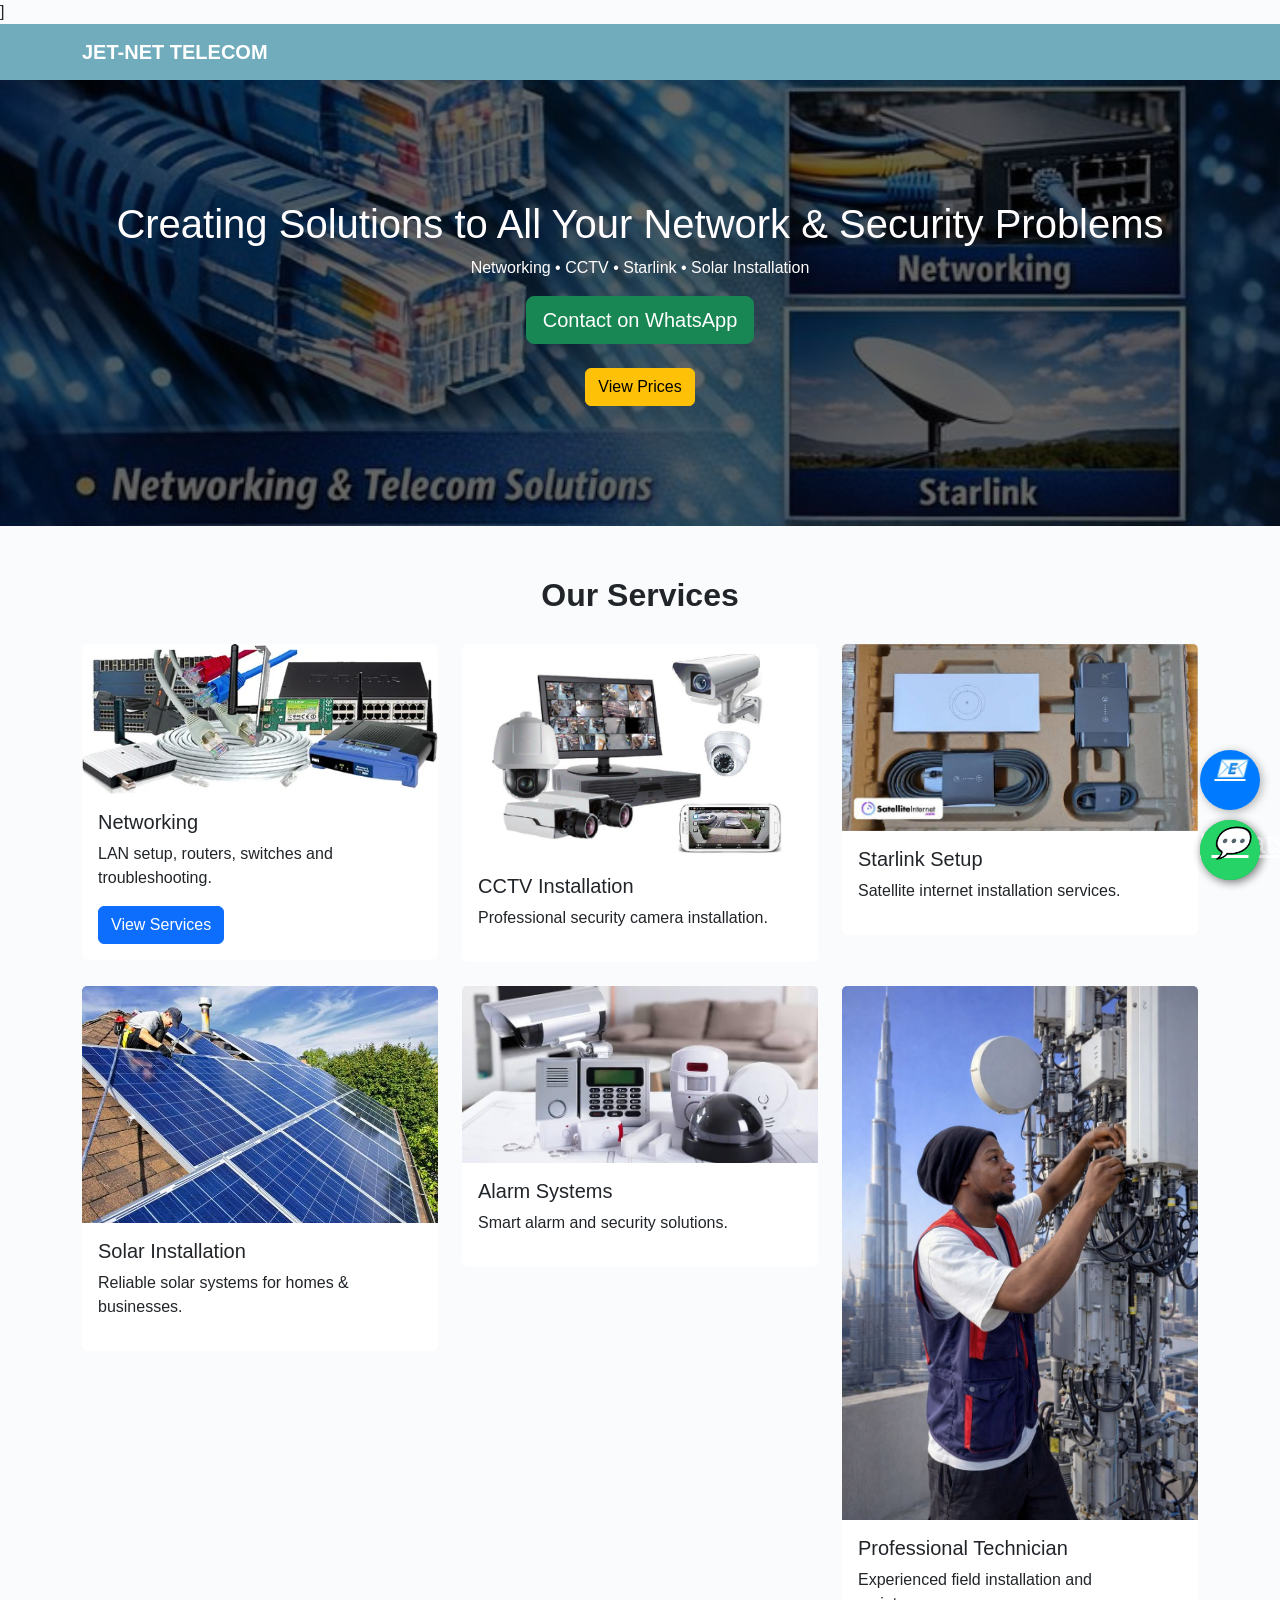
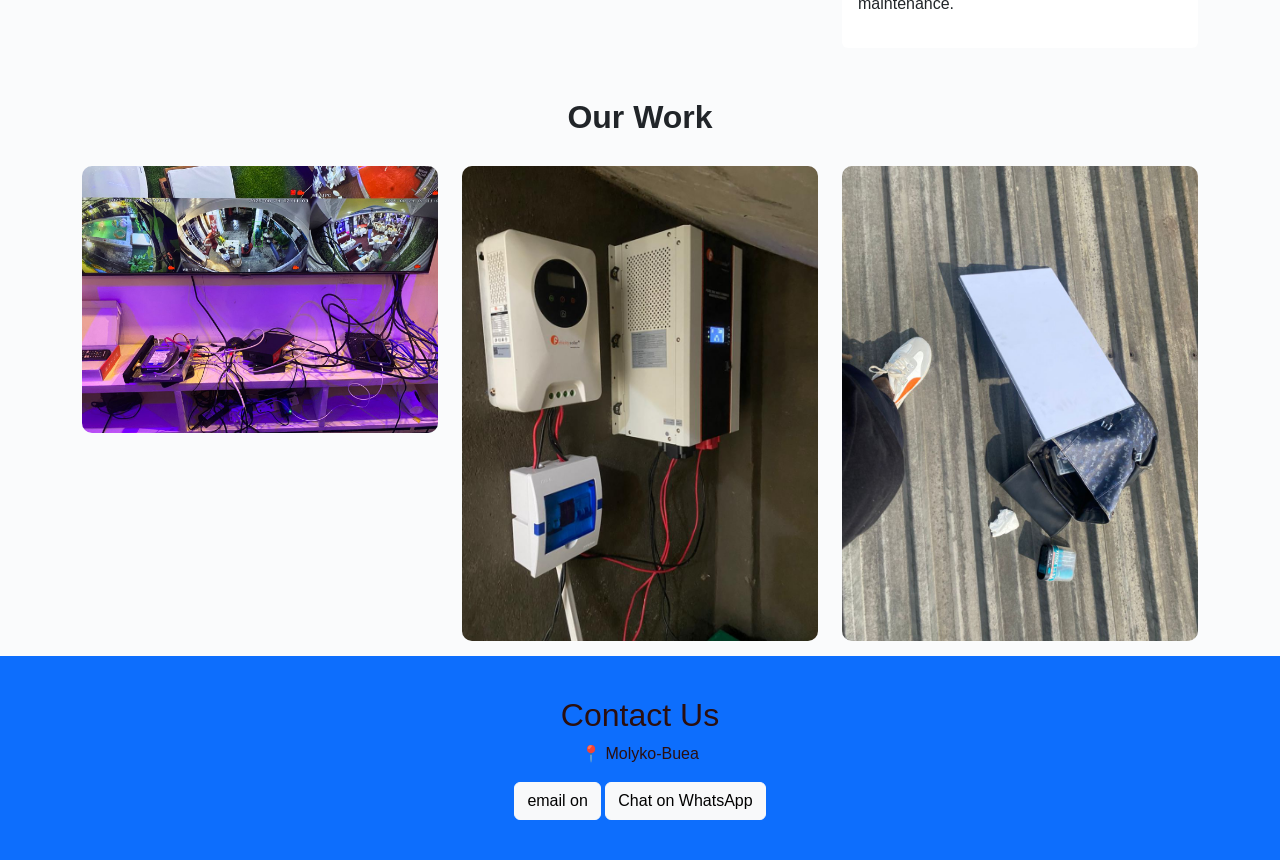
<file: JET-NET/index.html>
<!DOCTYPE html>
<html lang="en">

<head>
<meta charset="UTF-8">
<meta name="viewport" content="width=device-width, initial-scale=1">

<title>JET-NET TELECOM</title>

<link href="https://cdn.jsdelivr.net/npm/bootstrap@5.3.2/dist/css/bootstrap.min.css" rel="stylesheet">

<style>

/* GENERAL */
body{
font-family: Arial;
background:#fafbfc;
}

/* NAVBAR */
.navbar{
background:#71acbc;
}

/* HERO */
.hero{
background:linear-gradient(rgba(0,0,0,0.6),rgba(0,0,0,0.6)),
url("image/\'image.banner.jpeg");
background-size:cover;
background-position:center;
color:rgb(255, 253, 253);
padding:120px 0;
text-align:center;
}

/* CARDS */
.card{
border:none;
transition:0.3s;
}

.card:hover{
transform:scale(1.05);
box-shadow:0 10px 20px rgba(0,0,0,0.2);
}

/* SECTION TITLE */
.section-title{
text-align:center;
margin:50px 0 30px;
font-weight:bold;
}

/* GALLERY */
.gallery img{
border-radius:10px;
margin-bottom:15px;
}

/* CONTACT */
.contact{
background:#0d6efd;
color:rgb(43, 15, 15);
padding:40px;
text-align:center;
}

/* WHATSAPP FLOAT */
.whatsapp{
position:fixed;
bottom:20px;
right:20px;
background:#25D366;
color:white;
padding:15px 18px;
border-radius:50%;
font-size:20px;
text-decoration:none;
}

</style>

</head>
]
<body>

<!-- NAVBAR -->
<nav class="navbar navbar-dark navbar-expand-lg">
<div class="container">
<a class="navbar-brand fw-bold">JET-NET TELECOM</a>
</div>
</nav>

<!-- HERO -->
<section class="hero">
<h1>Creating Solutions to All Your Network & Security Problems</h1>
<p>Networking • CCTV • Starlink • Solar Installation</p>
<a href="https://wa.me/237650803624" class="btn btn-success btn-lg">Contact on WhatsApp</a>
<br><br>

<a href="pricing.html" class="btn btn-warning">
  View Prices
</a>

</section>

<!-- SERVICES -->
<div class="container">

<h2 class="section-title">Our Services</h2>

<div class="row g-4">

<div class="col-md-4">
<div class="card">
<img src="image/download 3.webp" class="card-img-top">
<div class="card-body">
<h5>Networking</h5>
<p>LAN setup, routers, switches and troubleshooting.</p>

<!-- BUTTON -->
      <a href="networking.html" class="btn btn-primary">
        View Services
      </a>

    </div>
  </div>
</div>

<div class="col-md-4">
<div class="card">
<img src="image/cam 2.jpeg" class="card-img-top">
<div class="card-body">
<h5>CCTV Installation</h5>
<p>Professional security camera installation.</p>
</div>
</div>
</div>

<div class="col-md-4">
    <div class="card">
<img src="image/St 1.jpeg" class="card-img-top">
<div class="card-body">
<h5>Starlink Setup</h5>
<p>Satellite internet installation services.</p>
</div>
</div>
</div>

<div class="col-md-4">
<div class="card">
<img src="image/S1.jpeg" class="card-img-top">
<div class="card-body">
<h5>Solar Installation</h5>
<p>Reliable solar systems for homes & businesses.</p>
</div>
</div>
</div>

<div class="col-md-4">
<div class="card">
<img src="image/ar 1.jpeg" class="card-img-top">
<div class="card-body">
<h5>Alarm Systems</h5>
<p>Smart alarm and security solutions.</p>
</div>
</div>
</div>

<div class="col-md-4">
<div class="card">
<img src="image/logo 6.jpeg" class="card-img-top">
<div class="card-body">
<h5>Professional Technician</h5>
<p>Experienced field installation and maintenance.</p>
</div>
</div>
</div>

</div>
</div>

<!-- GALLERY -->
<div class="container gallery">

<h2 class="section-title">Our Work</h2>

<div class="row">

<div class="col-md-4">
<img src="image/logo 9.jpeg" class="img-fluid">
</div>

<div class="col-md-4">
<img src="image/logo 8.jpeg" class="img-fluid">
</div>

<div class="col-md-4">
<img src="image/jpg.jpeg" class="img-fluid">
</div>

</div>
</div>

<!-- CONTACT -->
<div class="contact">

<h2>Contact Us</h2>

<p>📍 Molyko-Buea</p>
<a href="jerrynet225@gmail.com" class="btn btn-light">email on</a>
<a href="mailto:jerrynet225@gmail.com" class="email-float">
   <i class="fa fa-envelope">📧</i>
</a>

<style>
.email-float {
    position: fixed;
    width: 60px;
    height: 60px;
    bottom: 90px;
    right: 20px;
    background-color: #007bff;
    color: white;
    border-radius: 50%;
    text-align: center;
    font-size: 25px;
    box-shadow: 2px 2px 10px rgba(0,0,0,0.3);
}
.email-float i {
    margin-top: 18px;
}
</style>

<a href="https://wa.me/237650803624" class="btn btn-light">Chat on WhatsApp</a>

</div>

<!-- Floating WhatsApp Button -->
<a href="https://wa.me/237650803624?text=Hello%20I%20need%20your%20services" 
   class="whatsapp-float" target="_blank">
   <i class=""></i>"whatsapp"></a

   <!-- Floating WhatsApp Button -->
<a href="https://wa.me/237650803624?text=Hello%20I%20need%20your%20services" 
   class="whatsapp-float" target="_blank">
   <i class="fab fa-whatsapp">💬</i>
</a>

<style>
.whatsapp-float {
    position: fixed;
    width: 60px;
    height: 60px;
    bottom: 20px;
    right: 20px;
    background-color: #25D366;
    color: white;
    border-radius: 50%;
    text-align: center;
    font-size: 30px;
    box-shadow: 2px 2px 10px rgba(0,0,0,0.3);
    z-index: 1000;
}
.whatsapp-float i {
    margin-top: 15px;
}
.whatsapp-float:hover {
    background-color: #20ba5a;
}
</style>
</file>
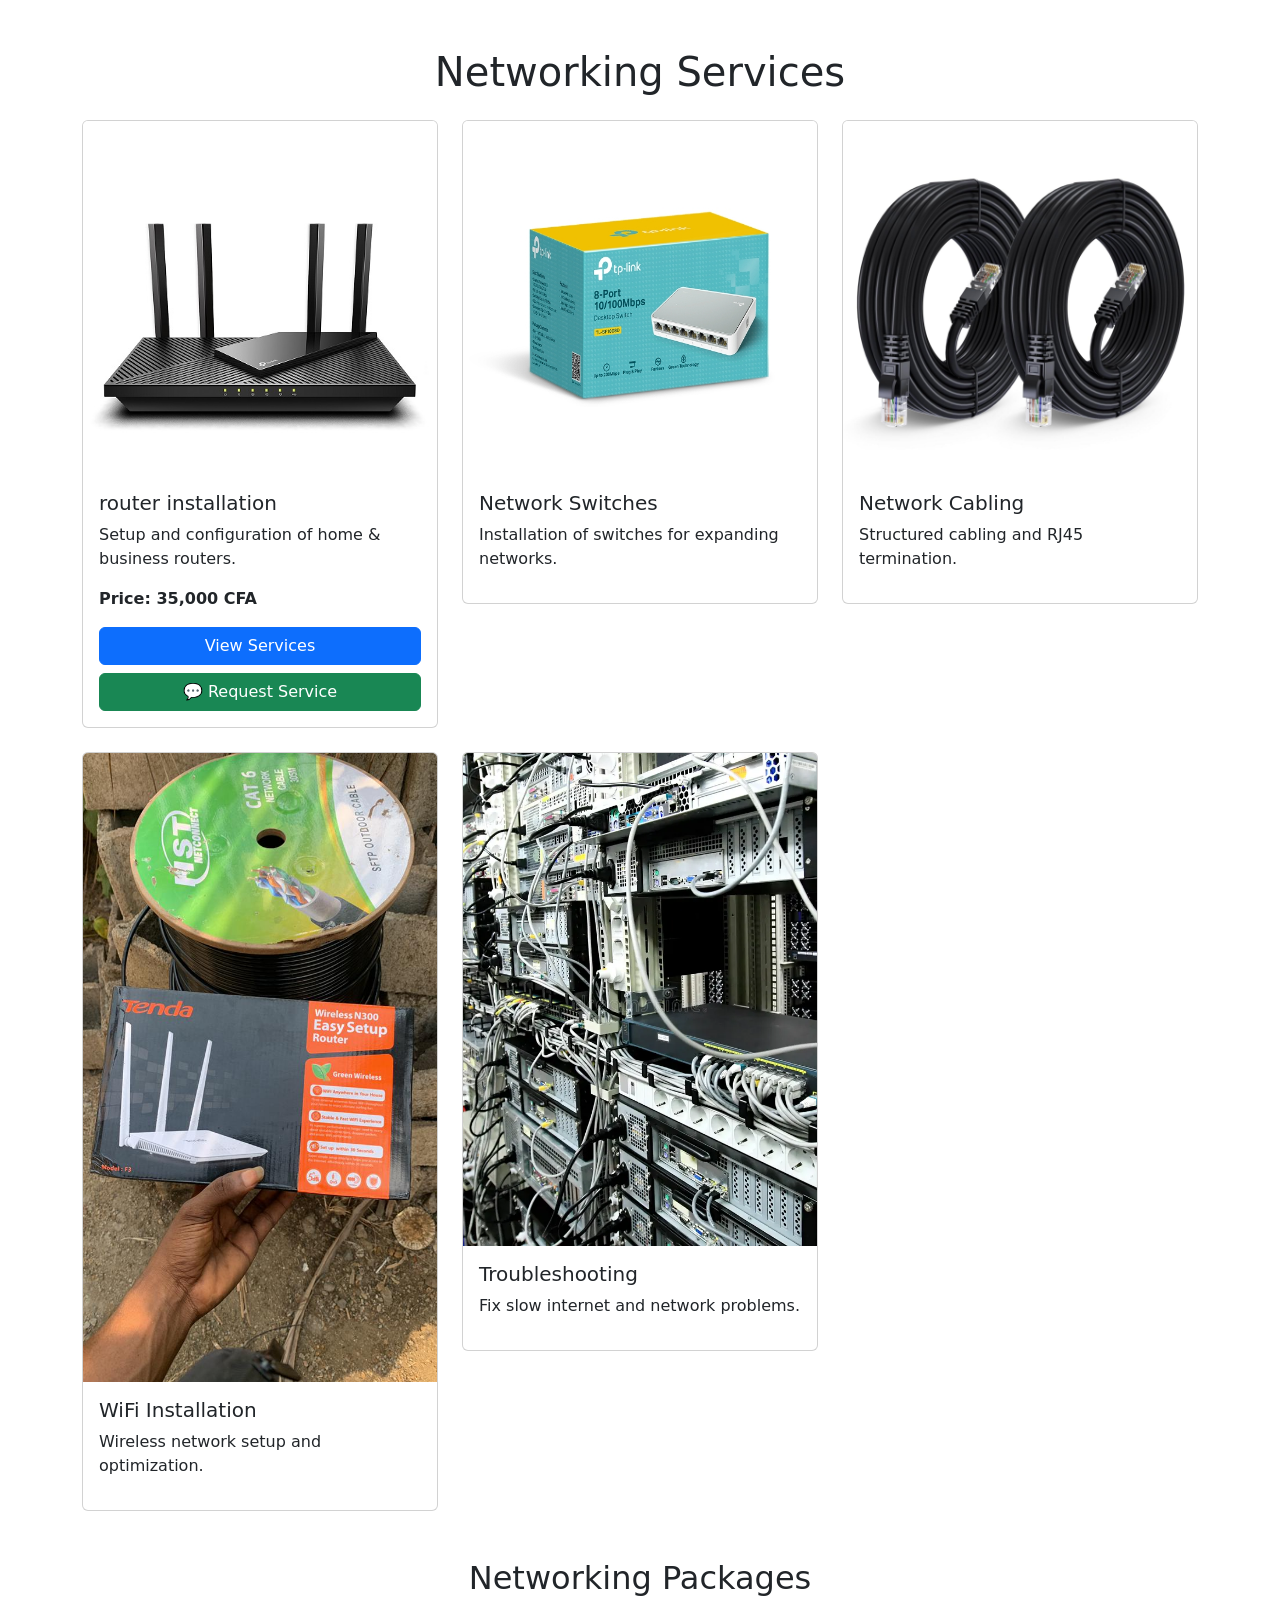
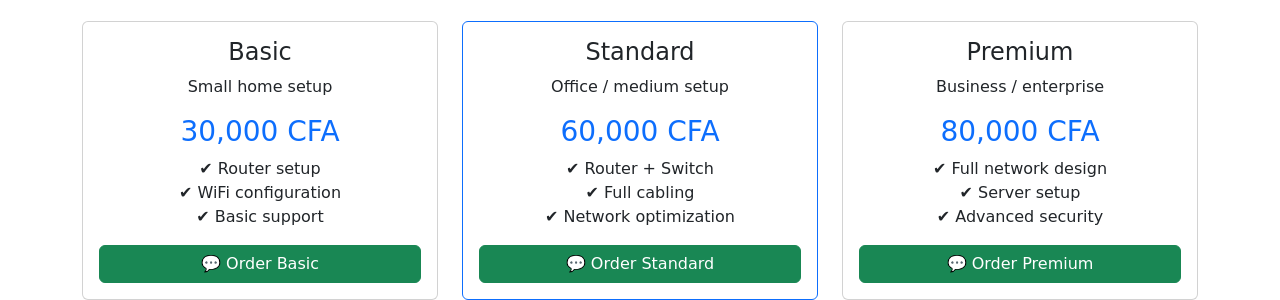
<file: networking.html>
<!DOCTYPE html>
<html lang="en">
<head>

<meta charset="UTF-8">
<meta name="viewport" content="width=device-width, initial-scale=1">

<title>Networking Services</title>

<link href="https://cdn.jsdelivr.net/npm/bootstrap@5.3.2/dist/css/bootstrap.min.css" rel="stylesheet">

</head>

<body>

<div class="container mt-5">

<h1 class="text-center mb-4">Networking Services</h1>

<div class="row g-4"

<!-- ROUTERS -->
<div class="col-md-4">
<div class="card">
<img src="image/R4.jpg" class="card-img-top">

<div class="card-body">
  <h5>router installation</h5>
  <p>Setup and configuration of home & business routers.</p>

  <p><strong>Price: 35,000 CFA</strong></p>

  <a href="router.html" class="btn btn-primary w-100 mb-2">
    View Services
  </a>

  <a href="https://wa.me/237650803624?text=Hello%20JET-NET%20TELECOM,%20I%20want%20Networking%20service%20for%2025000%20CFA"
     class="btn btn-success w-100">
     💬 Request Service
  </a>
</div>
</div>
</div>

<!-- SWITCHES -->
<div class="col-md-4">
<div class="card">
<img src="image/doanlowad 9.jpg" class="card-img-top">
<div class="card-body">
<h5>Network Switches</h5>
<p>Installation of switches for expanding networks.</p>
</div>
</div>
</div>

<!-- CABLING -->
<div class="col-md-4">
<div class="card">
<img src="image/C2.jpg" class="card-img-top">
<div class="card-body">
<h5>Network Cabling</h5>
<p>Structured cabling and RJ45 termination.</p>
</div>
</div>
</div>

<!-- WIFI -->
<div class="col-md-4">
<div class="card">
<img src="image/W 1.jpeg" class="card-img-top">
<div class="card-body">
<h5>WiFi Installation</h5>
<p>Wireless network setup and optimization.</p>
</div>
</div>
</div>

<!-- TROUBLESHOOT -->
<div class="col-md-4">
<div class="card">
<img src="image/T1.webp" class="card-img-top">
<div class="card-body">
<h5>Troubleshooting</h5>
<p>Fix slow internet and network problems.</p>
</div>
</div>
</div>

</div>

</div>

</body>
</html>

<div class="container mt-5">

<h2 class="text-center mb-4">Networking Packages</h2>

<div class="row g-4">

<!-- BASIC -->
<div class="col-md-4">
<div class="card text-center">
<div class="card-body">
<h4>Basic</h4>
<p>Small home setup</p>

<h3 class="text-primary">30,000 CFA</h3>

<ul class="list-unstyled">
<li>✔ Router setup</li>
<li>✔ WiFi configuration</li>
<li>✔ Basic support</li>
</ul>

<a href="https://wa.me/237650803624?text=Hello%20JET-NET%20TELECOM,%20I%20want%20Basic%20Networking%20package%20(15000%20CFA)"
class="btn btn-success w-100">
💬 Order Basic
</a>

</div>
</div>
</div>

<!-- STANDARD -->
<div class="col-md-4">
<div class="card text-center border-primary">
<div class="card-body">
<h4>Standard</h4>
<p>Office / medium setup</p>

<h3 class="text-primary">60,000 CFA</h3>

<ul class="list-unstyled">
<li>✔ Router + Switch</li>
<li>✔ Full cabling</li>
<li>✔ Network optimization</li>
</ul>

<a href="https://wa.me/237650803624?text=Hello%20JET-NET%20TELECOM,%20I%20want%20Standard%20Networking%20package%20(30000%20CFA)"
class="btn btn-success w-100">
💬 Order Standard
</a>

</div>
</div>
</div>

<!-- PREMIUM -->
<div class="col-md-4">
<div class="card text-center">
<div class="card-body">
<h4>Premium</h4>
<p>Business / enterprise</p>

<h3 class="text-primary">80,000 CFA</h3>

<ul class="list-unstyled">
<li>✔ Full network design</li>
<li>✔ Server setup</li>
<li>✔ Advanced security</li>
</ul>

<a href="https://wa.me/237650803624?text=Hello%20JET-NET%20TELECOM,%20I%20want%20Premium%20Networking%20package%20(60000%20CFA)"
class="btn btn-success w-100">
💬 Order Premium
</a>

</div>
</div>
</div>

</div>

</div>
</file>
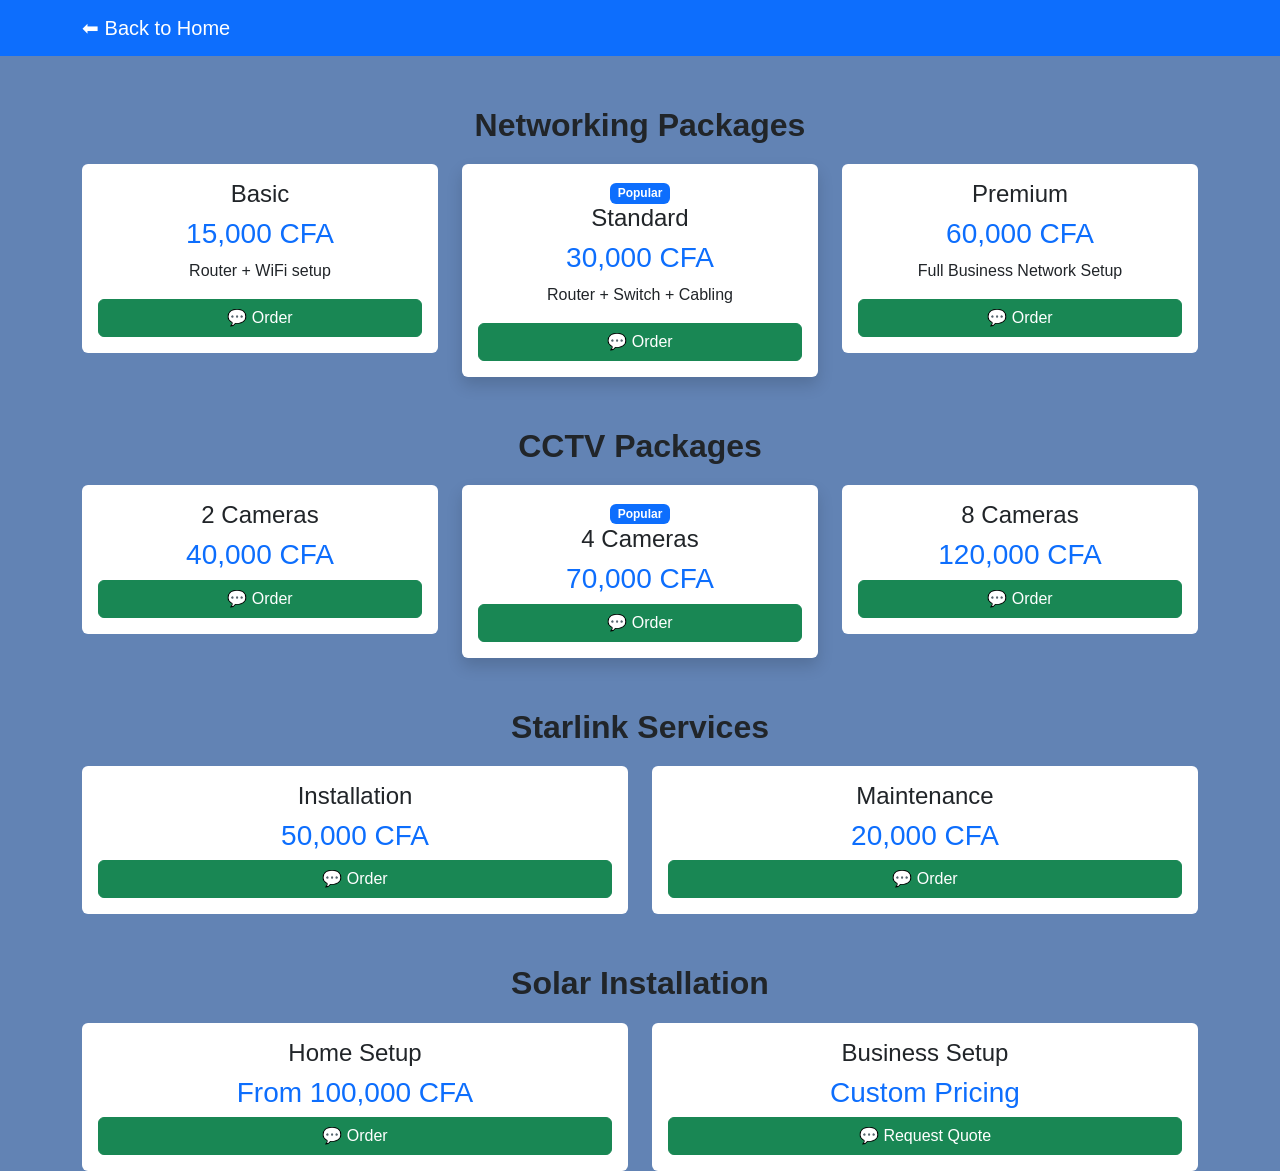
<file: pricing.html>
<!DOCTYPE html>
<html lang="en">

<head>
<meta charset="UTF-8">
<meta name="viewport" content="width=device-width, initial-scale=1">

<title>JET-NET TELECOM - Pricing</title>

<link href="https://cdn.jsdelivr.net/npm/bootstrap@5.3.2/dist/css/bootstrap.min.css" rel="stylesheet">

<style>
body{
background:#6283b4;
font-family:Arial;
}

.section-title{
text-align:center;
margin:50px 0 20px;
font-weight:bold;
}

.card{
transition:0.3s;
border:none;
}

.card:hover{
transform:scale(1.05);
box-shadow:0 10px 20px rgba(0,0,0,0.2);
}
</style>

</head>

<body>

<!-- NAVBAR -->
<nav class="navbar navbar-dark bg-primary">
<div class="container">
<a class="navbar-brand" href="index.html">⬅ Back to Home</a>
</div>
</nav>

<!-- NETWORKING -->
<h2 class="section-title">Networking Packages</h2>

<div class="container">
<div class="row g-4">

<div class="col-md-4">
<div class="card text-center">
<div class="card-body">
<h4>Basic</h4>
<h3 class="text-primary">15,000 CFA</h3>
<p>Router + WiFi setup</p>
<a href="https://wa.me/237650803624?text=I%20want%20Basic%20Networking%20(15000%20CFA)" class="btn btn-success w-100">💬 Order</a>
</div>
</div>
</div>

<div class="col-md-4">
<div class="card text-center border-primary shadow">
<div class="card-body">
<span class="badge bg-primary">Popular</span>
<h4>Standard</h4>
<h3 class="text-primary">30,000 CFA</h3>
<p>Router + Switch + Cabling</p>
<a href="https://wa.me/237650803624?text=I%20want%20Standard%20Networking%20(30000%20CFA)" class="btn btn-success w-100">💬 Order</a>
</div>
</div>
</div>

<div class="col-md-4">
<div class="card text-center">
<div class="card-body">
<h4>Premium</h4>
<h3 class="text-primary">60,000 CFA</h3>
<p>Full Business Network Setup</p>
<a href="https://wa.me/237650803624?text=I%20want%20Premium%20Networking%20(60000%20CFA)" class="btn btn-success w-100">💬 Order</a>
</div>
</div>
</div>

</div>
</div>

<!-- CCTV -->
<h2 class="section-title">CCTV Packages</h2>

<div class="container">
<div class="row g-4">

<div class="col-md-4">
<div class="card text-center">
<div class="card-body">
<h4>2 Cameras</h4>
<h3 class="text-primary">40,000 CFA</h3>
<a href="https://wa.me/237650803624?text=I%20want%202%20Camera%20CCTV%20(40000%20CFA)" class="btn btn-success w-100">💬 Order</a>
</div>
</div>
</div>

<div class="col-md-4">
<div class="card text-center border-primary shadow">
<div class="card-body">
<span class="badge bg-primary">Popular</span>
<h4>4 Cameras</h4>
<h3 class="text-primary">70,000 CFA</h3>
<a href="https://wa.me/237650803624?text=I%20want%204%20Camera%20CCTV%20(70000%20CFA)" class="btn btn-success w-100">💬 Order</a>
</div>
</div>
</div>

<div class="col-md-4">
<div class="card text-center">
<div class="card-body">
<h4>8 Cameras</h4>
<h3 class="text-primary">120,000 CFA</h3>
<a href="https://wa.me/237650803624?text=I%20want%208%20Camera%20CCTV%20(120000%20CFA)" class="btn btn-success w-100">💬 Order</a>
</div>
</div>
</div>

</div>
</div>

<!-- STARLINK -->
<h2 class="section-title">Starlink Services</h2>

<div class="container">
<div class="row g-4">

<div class="col-md-6">
<div class="card text-center">
<div class="card-body">
<h4>Installation</h4>
<h3 class="text-primary">50,000 CFA</h3>
<a href="https://wa.me/237650803624?text=I%20want%20Starlink%20Installation%20(50000%20CFA)" class="btn btn-success w-100">💬 Order</a>
</div>
</div>
</div>

<div class="col-md-6">
<div class="card text-center">
<div class="card-body">
<h4>Maintenance</h4>
<h3 class="text-primary">20,000 CFA</h3>
<a href="https://wa.me/237650803624?text=I%20want%20Starlink%20Maintenance%20(20000%20CFA)" class="btn btn-success w-100">💬 Order</a>
</div>
</div>
</div>

</div>
</div>

<!-- SOLAR -->
<h2 class="section-title">Solar Installation</h2>

<div class="container">
<div class="row g-4">

<div class="col-md-6">
<div class="card text-center">
<div class="card-body">
<h4>Home Setup</h4>
<h3 class="text-primary">From 100,000 CFA</h3>
<a href="https://wa.me/237650803624?text=I%20want%20Solar%20Installation" class="btn btn-success w-100">💬 Order</a>
</div>
</div>
</div>

<div class="col-md-6">
<div class="card text-center">
<div class="card-body">
<h4>Business Setup</h4>
<h3 class="text-primary">Custom Pricing</h3>
<a href="https://wa.me/237650803624?text=I%20need%20Solar%20Quote" class="btn btn-success w-100">💬 Request Quote</a>
</div>
</div>
</div>

</div>
</div>

</body>
</html>
</file>
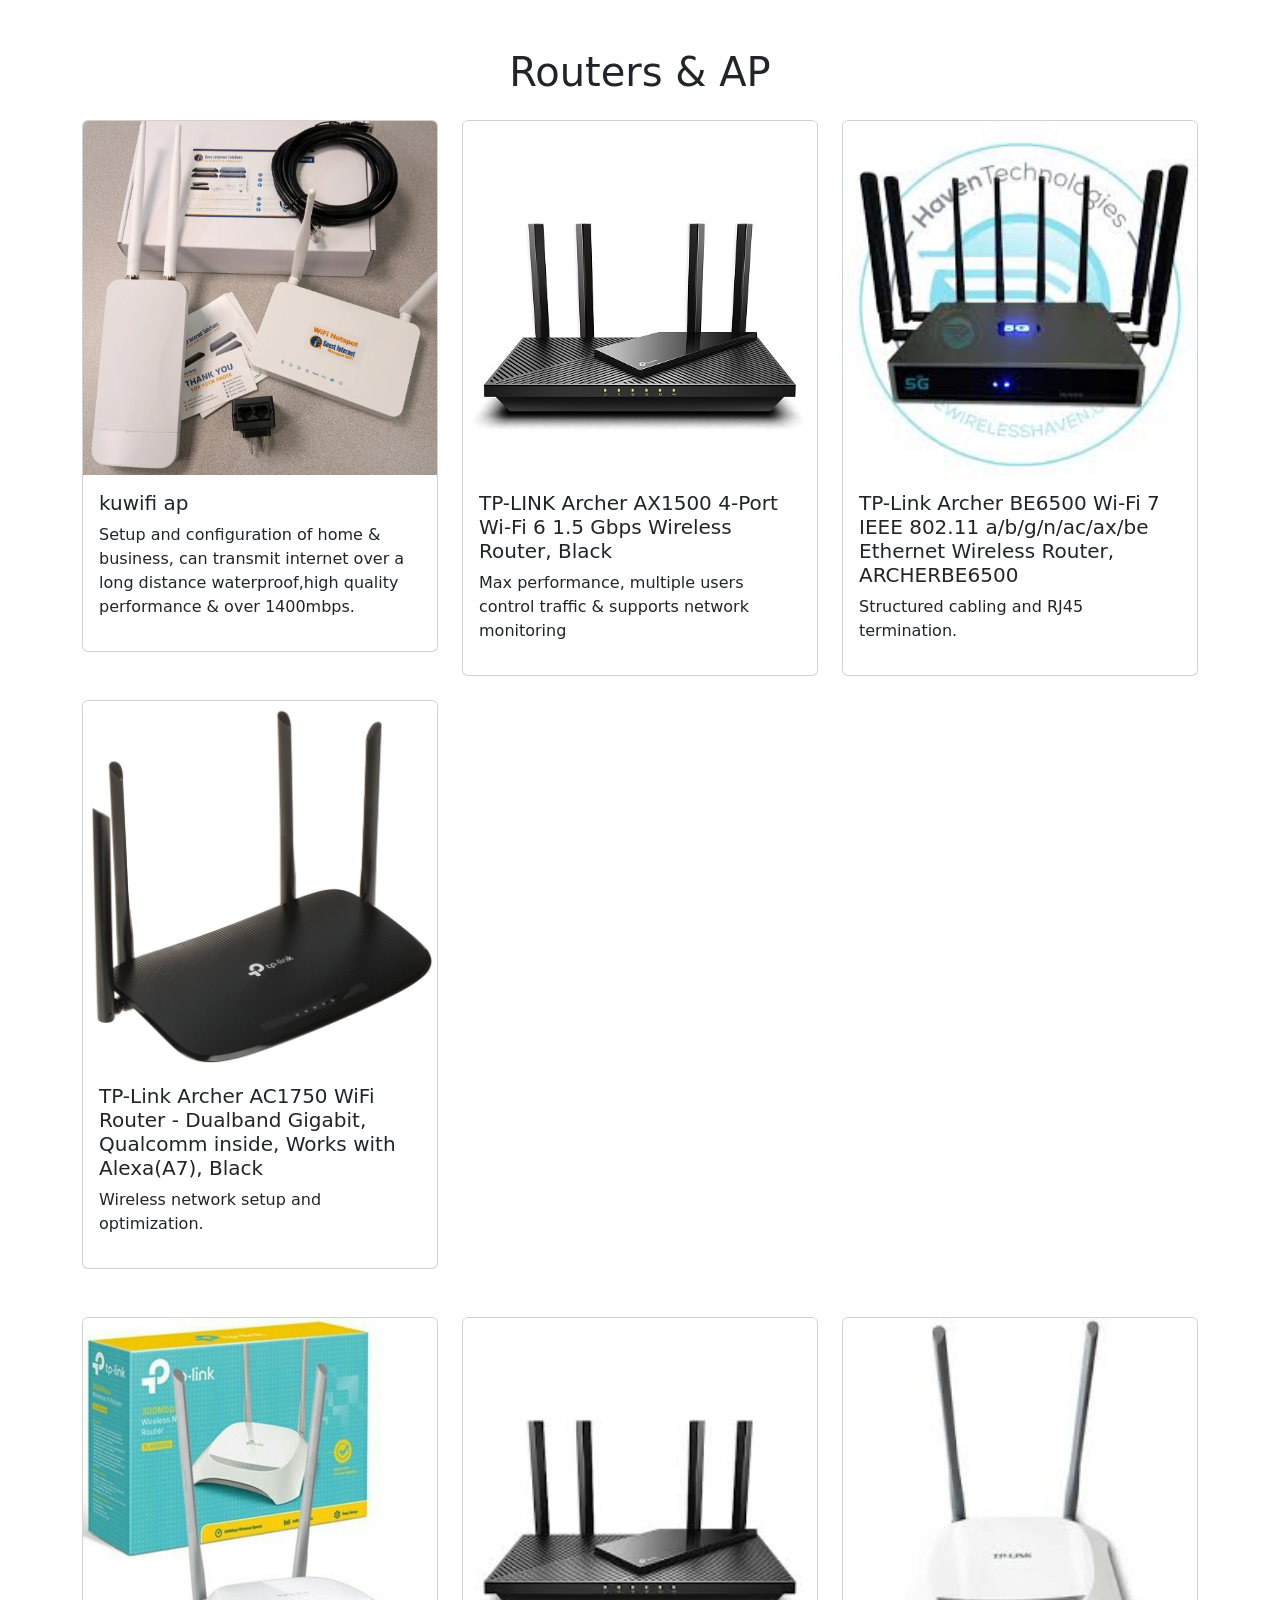
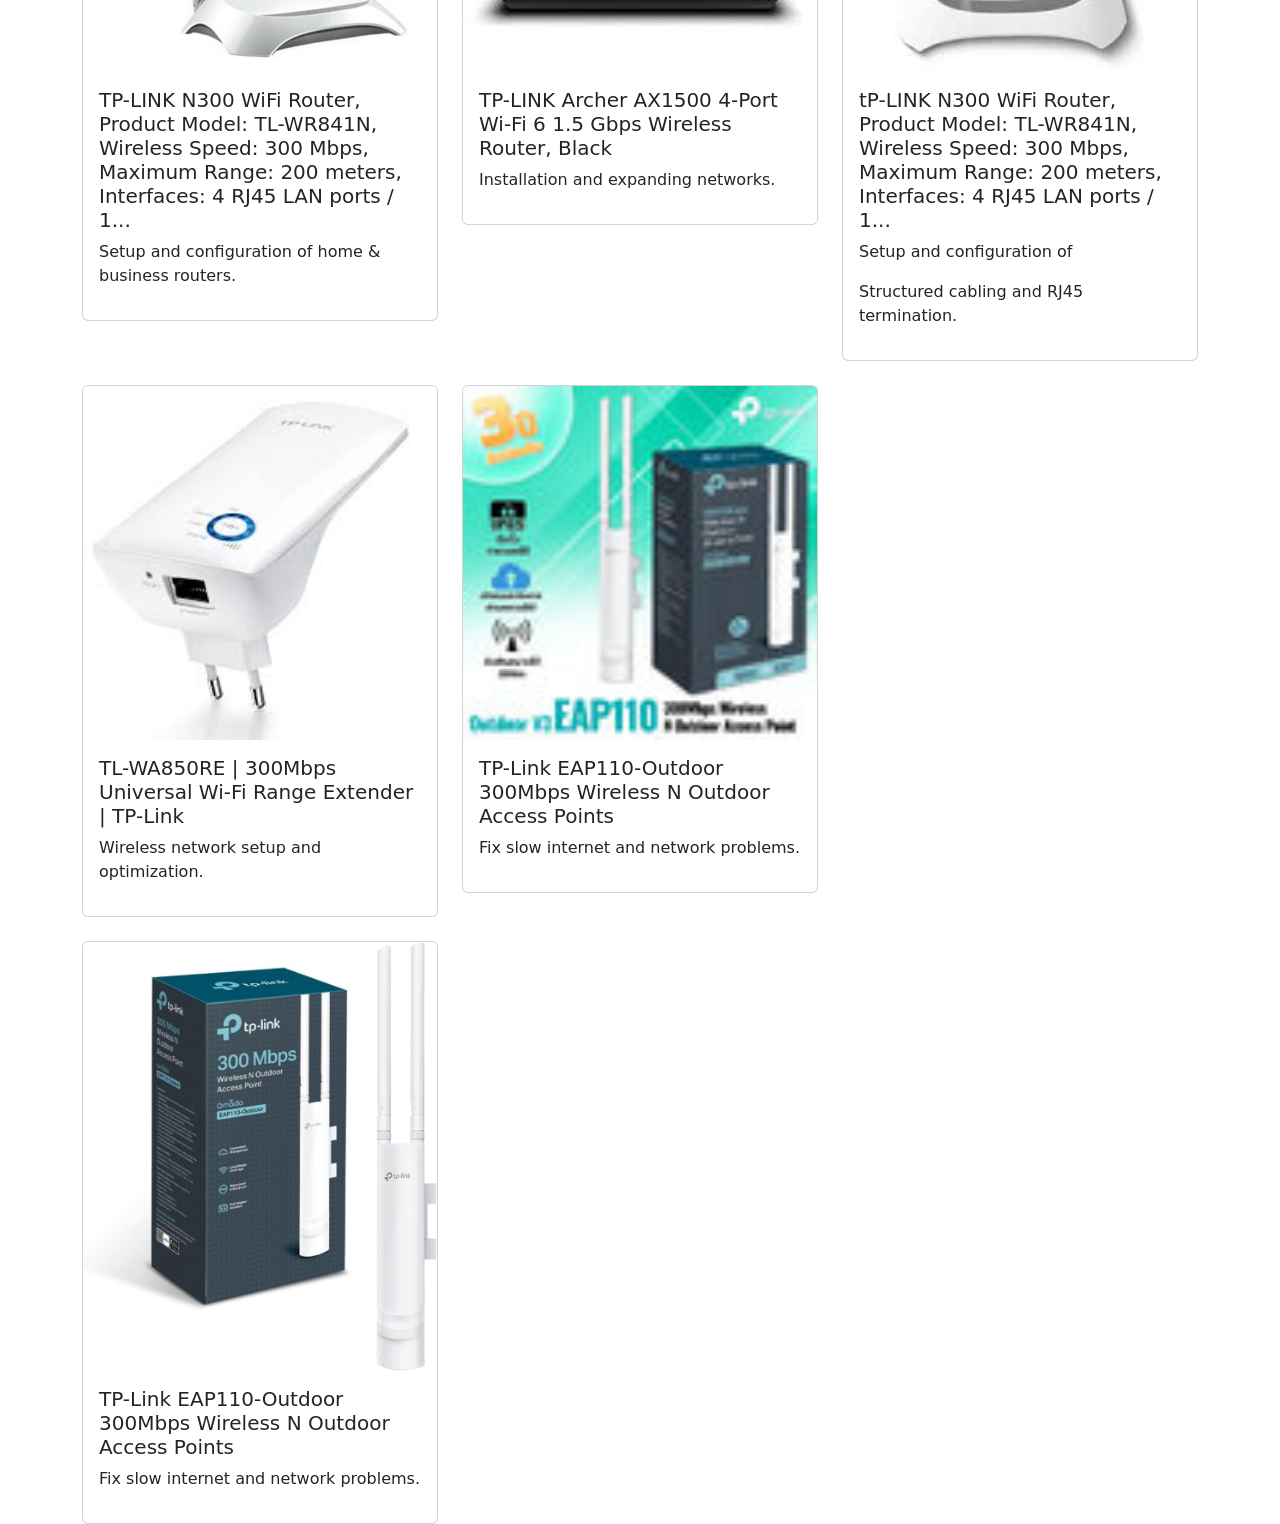
<file: router.html>
<!DOCTYPE html>
<html lang="en">
<head>

<meta charset="UTF-8">
<meta name="viewport" content="width=device-width, initial-scale=1">

<title>Routers 7 AP</title>

<link href="https://cdn.jsdelivr.net/npm/bootstrap@5.3.2/dist/css/bootstrap.min.css" rel="stylesheet">

</head>

<body>

<div class="container mt-5">

  <h1 class="text-center mb-4">Routers & AP</h1>  

<div class="row g-4">

<!-- ROUTERS -->
<div class="col-md-4">
<div class="card">
<img src="image/R1.webp" class="card-img-top">
<div class="card-body">
<h5>kuwifi ap</h5>
<p>Setup and configuration of home & business, can transmit internet over a long distance waterproof,high quality performance & over 1400mbps.</p>
</div>
</div>
</div>

<!-- tp link -->
<div class="col-md-4">
<div class="card">
<img src="image/R4.jpg" class="card-img-top">
<div class="card-body">
<h5>TP-LINK Archer AX1500 4-Port Wi-Fi 6 1.5 Gbps Wireless Router, Black</h5>
<p>Max performance, multiple users control traffic & supports network monitoring</p>
</div>
</div>
</div>

<!-- router archer -->
<div class="col-md-4">
<div class="card">
<img src="image/R2.jpeg" class="card-img-top">
<div class="card-body">
<h5>TP-Link Archer BE6500 Wi-Fi 7 IEEE 802.11 a/b/g/n/ac/ax/be Ethernet Wireless Router, ARCHERBE6500</h5>
<p>Structured cabling and RJ45 termination.</p>
</div>
</div>
</div>

<!-- WIFI -->
<div class="col-md-4">
<div class="card">
<img src="image/R3.jpg" class="card-img-top">
<div class="card-body">
<h5>TP-Link Archer AC1750 WiFi Router - Dualband Gigabit, Qualcomm inside, Works with Alexa(A7), Black</h5>
<p>Wireless network setup and optimization.</p>
</div>
</div>
</div>

<!DOCTYPE html>
<html lang="en">
<head>

<meta charset="UTF-8">
<meta name="viewport" content="width=device-width, initial-scale=1">

<title>Networking Services</title>

<link href="https://cdn.jsdelivr.net/npm/bootstrap@5.3.2/dist/css/bootstrap.min.css" rel="stylesheet">

</head>

<body>

<div class="container mt-5">


<div class="row g-4">

<!-- ROUTERS -->
<div class="col-md-4">
<div class="card">
<img src="image/R4.jpeg" class="card-img-top">
<div class="card-body">
<h5>TP-LINK N300 WiFi Router, Product Model: TL-WR841N, Wireless Speed: 300 Mbps, Maximum Range: 200 meters, Interfaces: 4 RJ45 LAN ports / 1...</h5>
<p>Setup and configuration of home & business routers.</p>
</div>
</div>
</div>

<!-- SWITCHES -->
<div class="col-md-4">
<div class="card">
<img src="image/R5.jpeg" class="card-img-top">
<div class="card-body">
<h5>TP-LINK Archer AX1500 4-Port Wi-Fi 6 1.5 Gbps Wireless Router, Black</h5>
<p>Installation and expanding networks.</p>
</div>
</div>
</div>

<!-- CABLING -->
<div class="col-md-4">
<div class="card">
<img src="image/R6.jpeg" class="card-img-top">
<div class="card-body">
<h5>tP-LINK N300 WiFi Router, Product Model: TL-WR841N, Wireless Speed: 300 Mbps, Maximum Range: 200 meters, Interfaces: 4 RJ45 LAN ports / 1...</h5>
<p>Setup and configuration of </h5>
<p>Structured cabling and RJ45 termination.</p>
</div>
</div>
</div>

<!-- EXTENDER -->
<div class="col-md-4">
<div class="card">
<img src="image/R9.jpeg" class="card-img-top">
<div class="card-body">
<h5>TL-WA850RE | 300Mbps Universal Wi-Fi Range Extender | TP-Link</h5>
<p>Wireless network setup and optimization.</p>
</div>
</div>
</div>

<!-- TROUBLESHOOT -->
<div class="col-md-4">
<div class="card">
<img src="image/R11.jpg" class="card-img-top">
<div class="card-body">
<h5>TP-Link EAP110-Outdoor 300Mbps Wireless N Outdoor Access Points</h5>
<p>Fix slow internet and network problems.</p>
</div>
</div>
</div>

</div>

</div>

</body>
</html>

<!-- TROUBLESHOOT -->
<div class="col-md-4">
<div class="card">
<img src="image/R10.jpg" class="card-img-top">
<div class="card-body">
<h5>TP-Link EAP110-Outdoor 300Mbps Wireless N Outdoor Access Points</h5>
<p>Fix slow internet and network problems.</p>
</div>
</div>
</div>

</div>

</div>

</body>
</html>
</file>
